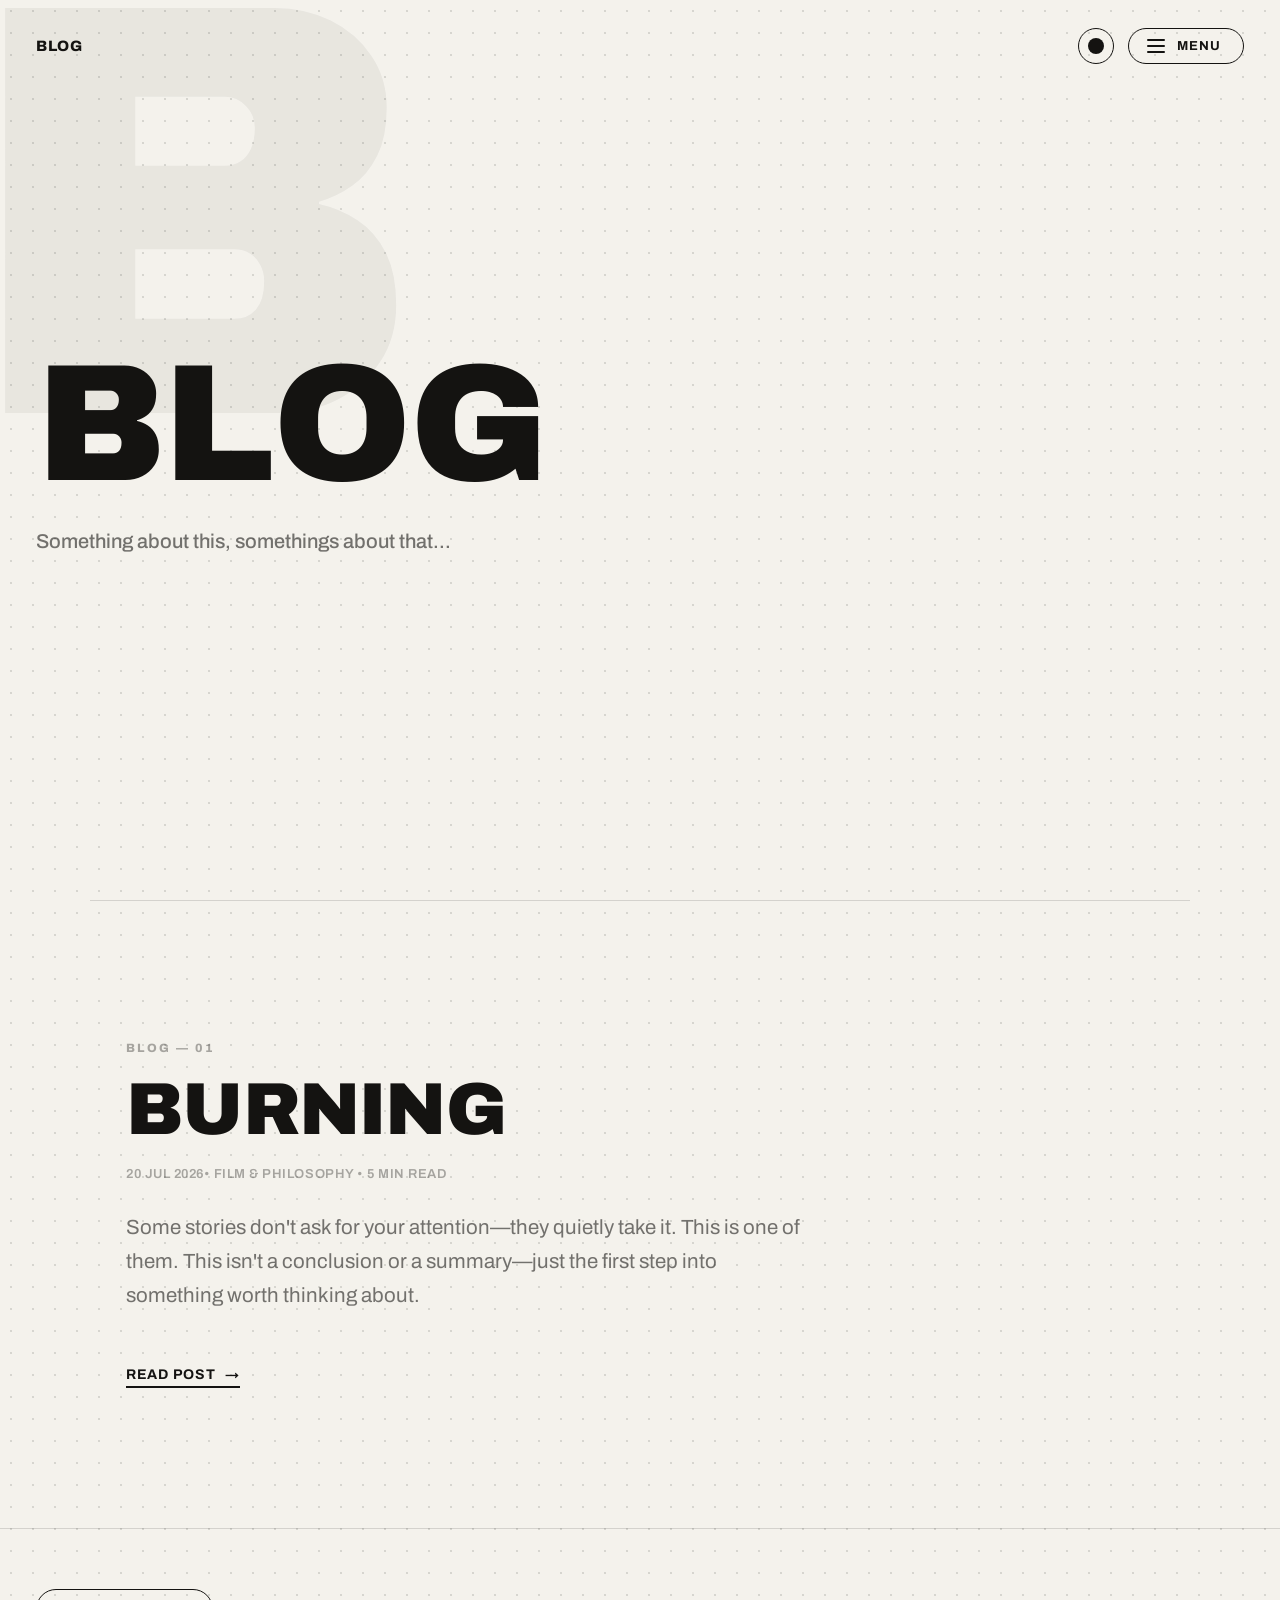
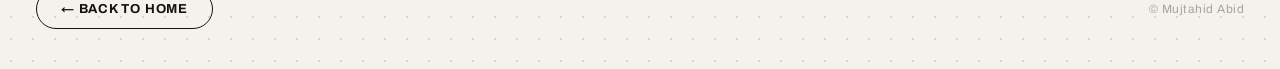
<file: blog.html>
<!DOCTYPE html>
<html lang="en" data-theme="light">
<head>
<meta charset="UTF-8">
<meta name="viewport" content="width=device-width, initial-scale=1.0">
<title>Blog — Mujtahid Abid</title>
<link rel="preconnect" href="https://fonts.googleapis.com">
<link rel="preconnect" href="https://fonts.gstatic.com" crossorigin>
<link href="https://fonts.googleapis.com/css2?family=Archivo:ital,wght@0,400;0,500;0,600;0,700;0,800;0,900;1,500&display=swap" rel="stylesheet">
<link rel="stylesheet" href="blog.css">
</head>
<body>
<!-- TOPBAR -->
  <header class="topbar">
    <a href="#top" class="wordmark">BLOG</a>
    <div class="topbar-right">
      <button id="themeToggle" class="theme-toggle" aria-label="Toggle dark mode">
        <span class="toggle-dot"></span>
      </button>
      <button id="menuBtn" class="menu-btn" aria-label="Open navigation" aria-expanded="false">
        <span class="menu-btn-lines"><span></span><span></span><span></span></span>
        <span class="menu-btn-label">MENU</span>
      </button>
    </div>
  </header>

  <!-- HERO -->
  <section class="hero" id="top">
    <div class="watermark">B</div>
    <div class="hero-inner">
      <div class="hero-heading-row">
        <h1 class="hero-heading">
          <span class="reveal-wrap"><span class="reveal-letter" style="animation-delay:.05s">B</span></span><span
          class="reveal-wrap"><span class="reveal-letter" style="animation-delay:.13s">L</span></span><span
          class="reveal-wrap"><span class="reveal-letter" style="animation-delay:.21s">O</span></span><span
          class="reveal-wrap"><span class="reveal-letter" style="animation-delay:.29s">G</span></span>
        </h1>
      </div>
      <p class="hero-sub">Something about this, somethings about that...</p>
    </div>
  </section>

  <!-- POST: BLOG-1 -->
  <section class="post" id="blog-1">
    <div class="post-eyebrow">Blog — 01</div>
    <h2 class="post-title">Burning</h2>
    <div class="post-meta">20 JUL 2026• FILM & PHILOSOPHY • 5 MIN READ</div>
    <p class="post-excerpt">Some stories don't ask for your attention—they quietly take it. This is one of them. This isn't a conclusion or a summary—just the first step into something worth thinking about.
    </p>
    <a href="blogs/blog-1/blog-1.html" class="post-read">Read post <span>→</span></a>
  </section>

  <!-- POST: BLOG-2 
  <section class="post" id="blog-2">
    <div class="post-eyebrow">Blog — 02</div>
    <h2 class="post-title">Your Second Post Title</h2>
    <div class="post-meta">DATE • CATEGORY • READ TIME</div>
    <p class="post-excerpt">Same idea here — swap this excerpt for the real intro of your second post. Add more sections below following this exact pattern as you publish more.</p>
    <a href="/blogs/preloader-blogs.html" class="post-read">Read post <span>→</span></a>
  </section>
-->
  
  <!--
    TO ADD MORE POSTS:
    1. Copy a <section class="post" id="blog-3"> block above, update id + content.
    2. Copy a <li><a href="#blog-3" ...></a></li> inside .nav-list below, update href/index/text.
  -->

  <footer>
    <a href="index.html" class="footer-back">← Back to Home</a>
    <span class="footer-note">© Mujtahid Abid</span>
  </footer>

  <!-- FULLSCREEN NAV OVERLAY -->
  <nav class="nav-overlay" id="navOverlay" aria-hidden="true">
    <div class="nav-overlay-top">
      <span class="wordmark">BLOG</span>
      <button id="closeBtn" class="menu-btn" aria-label="Close navigation">
        <span class="menu-btn-lines" style="position:relative; width:18px; height:14px;">
          <span style="position:absolute; top:6px; transform:rotate(45deg);"></span>
          <span style="position:absolute; top:6px; transform:rotate(-45deg);"></span>
        </span>
        <span class="menu-btn-label">CLOSE</span>
      </button>
    </div>

    <ul class="nav-list">
      <li><a href="/new-site/blogs/blog-1/blog-1.html" class="nav-link nav-close"><span class="nav-index">01</span><span class="nav-text">Blog 1</span></a></li>
      <li><a href="/new-site/blogs/preloader-blogs.html" class="nav-link nav-close"><span class="nav-index">02</span><span class="nav-text">Blog 2</span></a></li>

      <!-- add new <li> entries here as you publish more posts -->
    </ul>

    <a href="index.html" class="back-home">
      <span class="back-home-arrow">←</span>
      <span>Back to Home</span>
    </a>
  </nav>

<script src="blog.js"></script>

</body>
</html>
</file>
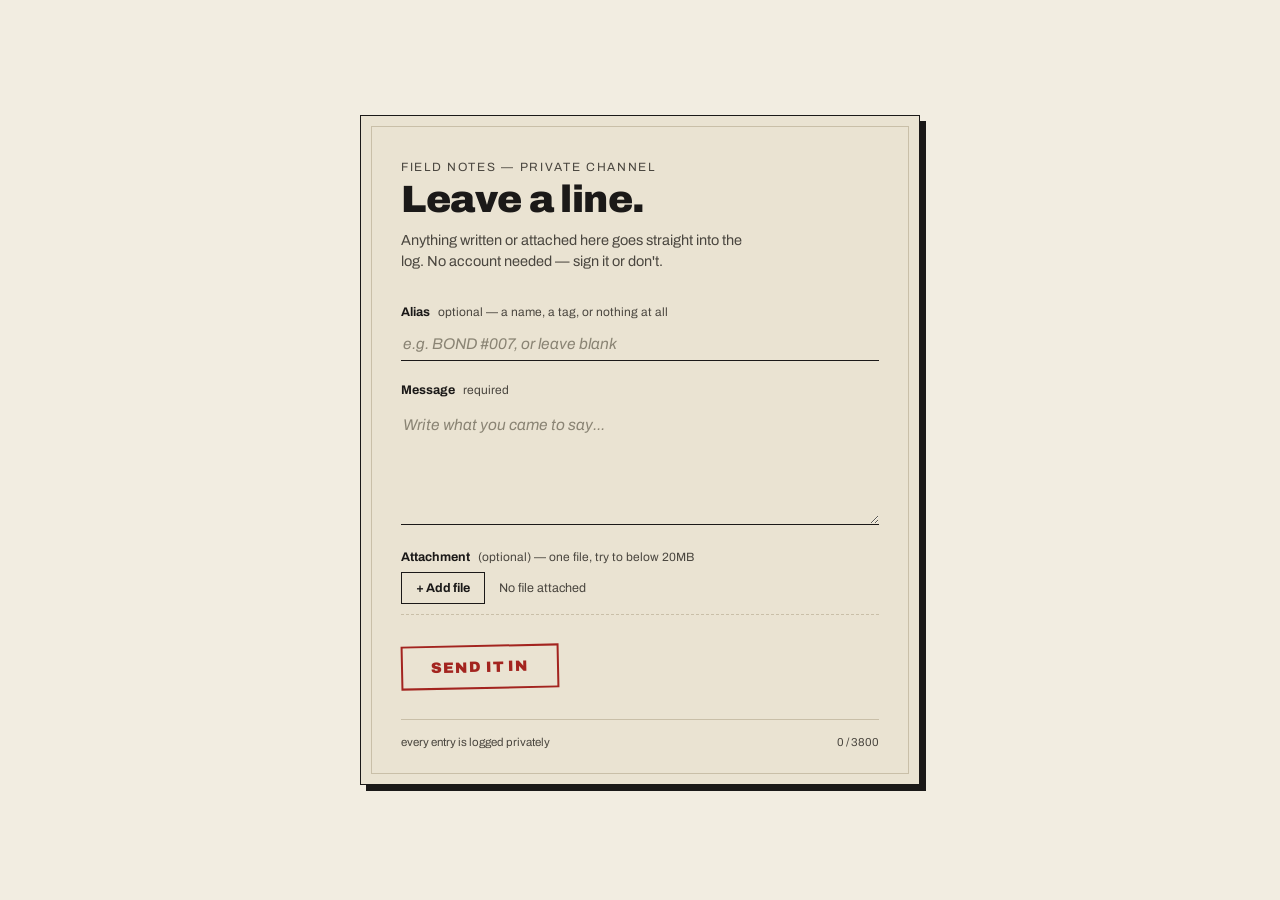
<file: forum.html>
<!DOCTYPE html>
<html lang="en">
<head>
<meta charset="UTF-8">
<meta name="viewport" content="width=device-width, initial-scale=1.0">
<title>Drop a Line — Forum</title>
<link rel="preconnect" href="https://fonts.googleapis.com">
<link rel="preconnect" href="https://fonts.gstatic.com" crossorigin>
<link href="https://fonts.googleapis.com/css2?family=Archivo:ital,wght@0,400;0,500;0,700;0,900;1,400&display=swap" rel="stylesheet">
<style>
  :root{
    --cream:#f2ede1;
    --paper:#eae3d2;
    --ink:#1b1918;
    --ink-soft:#4a463f;
    --red:#a3241f;
    --red-dim:#7d1c18;
    --line:#c9bfa8;
  }

  *{box-sizing:border-box;}
  html,body{margin:0;padding:0;}

  body{
    background:var(--cream);
    background-image:
      radial-gradient(var(--line) 0.6px, transparent 0.6px);
    background-size: 14px 14px;
    background-position: -7px -7px;
    color:var(--ink);
    font-family:'Archivo', sans-serif;
    min-height:100vh;
    display:flex;
    align-items:center;
    justify-content:center;
    padding:48px 20px;
  }

  .sheet{
    width:100%;
    max-width:560px;
    background:var(--paper);
    border:1px solid var(--ink);
    box-shadow: 6px 6px 0 var(--ink);
    padding:44px 40px 36px;
    position:relative;
  }

  .sheet::before{
    content:"";
    position:absolute;
    top:10px; left:10px; right:10px; bottom:10px;
    border:1px solid var(--line);
    pointer-events:none;
  }

  .kicker{
    font-size:12px;
    letter-spacing:0.14em;
    color:var(--ink-soft);
    margin:0 0 6px;
  }

  h1{
    font-weight:900;
    font-size:clamp(28px, 5vw, 38px);
    line-height:1.05;
    margin:0 0 10px;
    letter-spacing:-0.01em;
  }

  .lede{
    font-size:14.5px;
    color:var(--ink-soft);
    line-height:1.5;
    max-width:44ch;
    margin:0 0 32px;
  }

  form{ display:flex; flex-direction:column; gap:22px; }

  label{
    display:block;
    font-size:12.5px;
    font-weight:700;
    margin-bottom:8px;
  }

  .hint{
    font-weight:400;
    color:var(--ink-soft);
    font-size:12px;
    margin-left:6px;
  }

  input[type="text"],
  textarea{
    width:100%;
    background:transparent;
    border:none;
    border-bottom:1.5px solid var(--ink);
    font-family:'Archivo', sans-serif;
    font-size:15.5px;
    color:var(--ink);
    padding:8px 2px;
    resize:vertical;
  }

  input[type="text"]::placeholder,
  textarea::placeholder{
    color:#8a8474;
    font-style:italic;
  }

  input[type="text"]:focus,
  textarea:focus{
    outline:none;
    border-bottom-color:var(--red);
  }

  textarea{ min-height:120px; line-height:1.5; }

  .attach-row{
    display:flex;
    align-items:center;
    gap:14px;
    border-bottom:1.5px dashed var(--line);
    padding-bottom:10px;
  }

  .attach-btn{
    border:1px solid var(--ink);
    background:transparent;
    font-family:'Archivo', sans-serif;
    font-weight:700;
    font-size:12.5px;
    padding:8px 14px;
    cursor:pointer;
    color:var(--ink);
    white-space:nowrap;
  }

  .attach-btn:hover{ background:var(--ink); color:var(--cream); }

  #file-input{ display:none; }

  #file-name{
    font-size:12.5px;
    color:var(--ink-soft);
    overflow:hidden;
    text-overflow:ellipsis;
    white-space:nowrap;
  }

  .actions{
    display:flex;
    align-items:center;
    justify-content:space-between;
    margin-top:8px;
    gap:16px;
  }

  .stamp{
    position:relative;
    border:2.5px solid var(--red);
    color:var(--red);
    background:transparent;
    font-family:'Archivo', sans-serif;
    font-weight:900;
    font-size:15px;
    letter-spacing:0.06em;
    padding:12px 28px;
    cursor:pointer;
    transform:rotate(-1.2deg);
    transition:transform .12s ease, background .12s ease, color .12s ease;
  }

  .stamp:hover{ transform:rotate(-1.2deg) scale(1.03); }

  .stamp:active{
    background:var(--red);
    color:var(--cream);
  }

  .stamp:disabled{
    opacity:0.45;
    cursor:default;
    transform:none;
  }

  .status{
    font-size:12.5px;
    color:var(--ink-soft);
    min-height:16px;
    text-align:right;
  }

  .status.ok{ color:#2f5d3a; }
  .status.err{ color:var(--red); }

  .foot{
    margin-top:30px;
    padding-top:16px;
    border-top:1px solid var(--line);
    font-size:11.5px;
    color:var(--ink-soft);
    display:flex;
    justify-content:space-between;
  }

  @media (prefers-reduced-motion: reduce){
    .stamp{ transition:none; }
  }

  @media (max-width:480px){
    .sheet{ padding:32px 22px 26px; }
    .actions{ flex-direction:column; align-items:stretch; gap:10px; }
    .status{ text-align:left; }
  }
</style>
</head>
<body>

<main class="sheet">
  <p class="kicker">FIELD NOTES — PRIVATE CHANNEL</p>
  <h1>Leave a line.</h1>
  <p class="lede">Anything written or attached here goes straight into the log. No account needed — sign it or don't.</p>

  <form id="drop-form">
    <div>
      <label for="alias">Alias <span class="hint">optional — a name, a tag, or nothing at all</span></label>
      <input type="text" id="alias" name="alias" placeholder="e.g. BOND #007, or leave blank" maxlength="60">
    </div>

    <div>
      <label for="message">Message <span class="hint">required</span></label>
      <textarea id="message" name="message" placeholder="Write what you came to say..." required maxlength="3800"></textarea>
    </div>

    <div>
      <label>Attachment <span class="hint">(optional) — one file, try to below 20MB</span></label>
      <div class="attach-row">
        <button type="button" class="attach-btn" id="attach-btn">+ Add file</button>
        <span id="file-name">No file attached</span>
      </div>
      <input type="file" id="file-input" name="attachment">
    </div>

    <div class="actions">
      <button type="submit" class="stamp" id="submit-btn">SEND IT IN</button>
      <span class="status" id="status"></span>
    </div>
  </form>

  <div class="foot">
    <span>every entry is logged privately</span>
    <span id="charcount">0 / 3800</span>
  </div>
</main>

<script>
  // ---- CONFIGURE THIS ----
  // Paste the URL you get after deploying the Cloudflare Worker (see setup guide).
  // Example: "https://forum-relay.yourname.workers.dev"
  const RELAY_URL = "https://telegram-forums.mujtahidabid01.workers.dev/";
  // -------------------------

  const form = document.getElementById('drop-form');
  const fileInput = document.getElementById('file-input');
  const attachBtn = document.getElementById('attach-btn');
  const fileName = document.getElementById('file-name');
  const statusEl = document.getElementById('status');
  const submitBtn = document.getElementById('submit-btn');
  const messageEl = document.getElementById('message');
  const charcount = document.getElementById('charcount');

  attachBtn.addEventListener('click', () => fileInput.click());

  fileInput.addEventListener('change', () => {
    if (fileInput.files.length) {
      const f = fileInput.files[0];
      const sizeMB = (f.size / (1024 * 1024)).toFixed(1);
      fileName.textContent = `${f.name} (${sizeMB} MB)`;
    } else {
      fileName.textContent = 'No file attached';
    }
  });

  messageEl.addEventListener('input', () => {
    charcount.textContent = `${messageEl.value.length} / 3800`;
  });

  form.addEventListener('submit', async (e) => {
    e.preventDefault();
    statusEl.textContent = '';
    statusEl.className = 'status';

    const message = messageEl.value.trim();
    if (!message) {
      statusEl.textContent = 'A message is required.';
      statusEl.className = 'status err';
      return;
    }

    if (RELAY_URL.includes('PASTE_YOUR_WORKER_URL_HERE')) {
      statusEl.textContent = 'Relay not configured yet — see setup guide.';
      statusEl.className = 'status err';
      return;
    }

    const data = new FormData();
    data.append('alias', document.getElementById('alias').value.trim());
    data.append('message', message);
    if (fileInput.files.length) {
      data.append('attachment', fileInput.files[0]);
    }

    submitBtn.disabled = true;
    submitBtn.textContent = 'SENDING...';
    statusEl.textContent = '';

    try {
      const res = await fetch(RELAY_URL, { method: 'POST', body: data });
      const result = await res.json();

      if (res.ok && result.ok) {
        statusEl.textContent = 'Sent — thank you.';
        statusEl.className = 'status ok';
        form.reset();
        fileName.textContent = 'No file attached';
        charcount.textContent = '0 / 3800';
      } else {
        throw new Error(result.error || 'Delivery failed.');
      }
    } catch (err) {
      statusEl.textContent = 'Could not send — try again.';
      statusEl.className = 'status err';
    } finally {
      submitBtn.disabled = false;
      submitBtn.textContent = 'SEND IT IN';
    }
  });
</script>
</body>
</html>
</file>
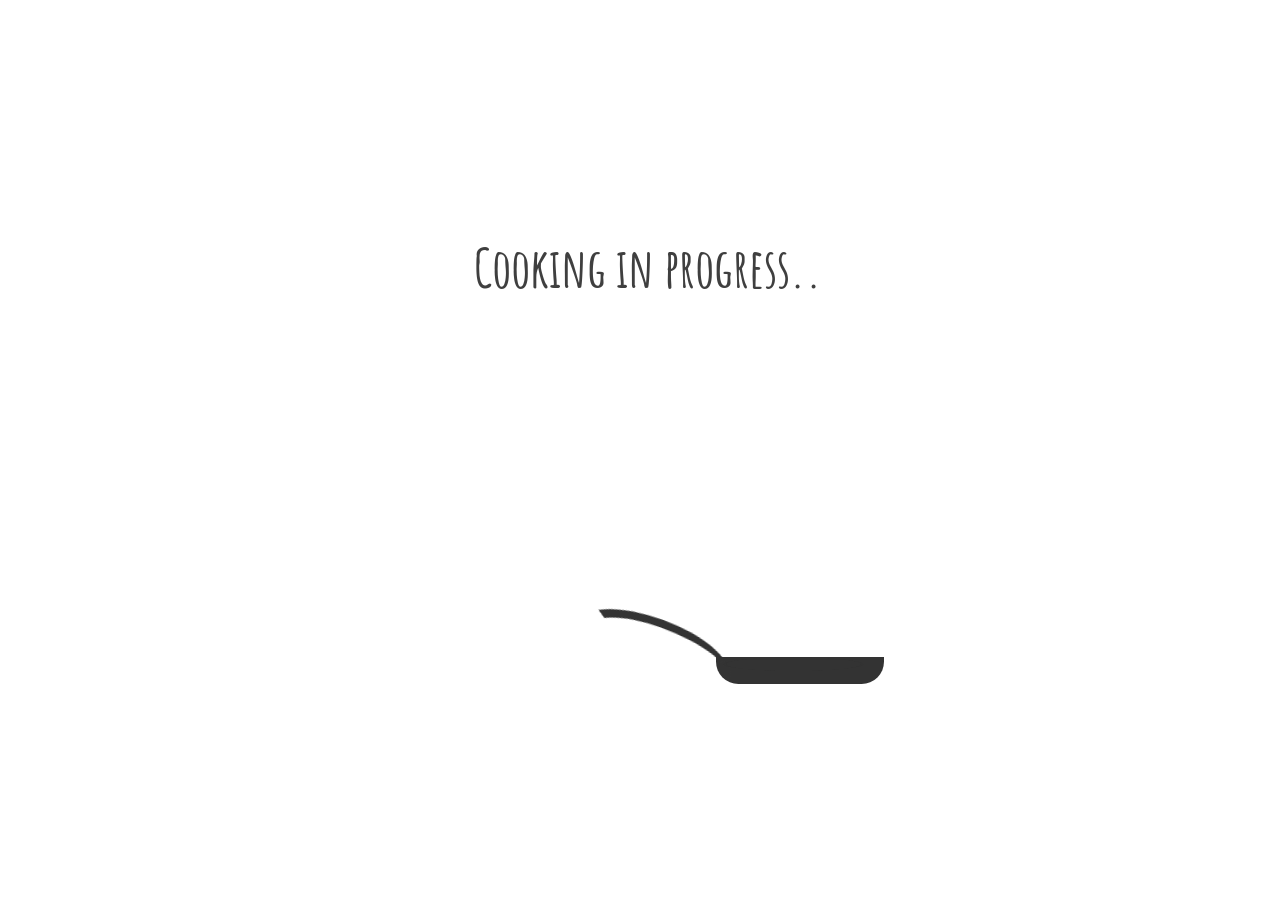
<file: blogs/preloader-blogs.html>
<!DOCTYPE html>
<html lang="en">
<head>
    <meta charset="UTF-8">
    <meta name="viewport" content="width=device-width, initial-scale=1.0">
    <title>Document</title>
    <style>
        @import url("https://fonts.googleapis.com/css?family=Amatic+SC");
body {
  background-color: #ffffff;
  height: 100vh;
  width: 100vw;
  overflow: hidden;
}

h1 {
  position: relative;
  margin: 0 auto;
  top: 25vh;
  width: 100vw;
  text-align: center;
  font-family: "Amatic SC";
  font-size: 6vh;
  color: #000000;
  opacity: 0.75;
  animation: pulse 2.5s linear infinite;
}

#cooking {
  position: relative;
  margin: 0 auto;
  top: 0;
  width: 75vh;
  height: 75vh;
  overflow: hidden;
}
#cooking .bubble {
  position: absolute;
  border-radius: 100%;
  box-shadow: 0 0 0.25vh #4d4d4d;
  opacity: 0;
}
#cooking .bubble:nth-child(1) {
  margin-top: 2.5vh;
  left: 58%;
  width: 2.5vh;
  height: 2.5vh;
  background-color: #454545;
  animation: bubble 2s cubic-bezier(0.53, 0.16, 0.39, 0.96) infinite;
}
#cooking .bubble:nth-child(2) {
  margin-top: 3vh;
  left: 52%;
  width: 2vh;
  height: 2vh;
  background-color: #3d3d3d;
  animation: bubble 2s ease-in-out 0.35s infinite;
}
#cooking .bubble:nth-child(3) {
  margin-top: 1.8vh;
  left: 50%;
  width: 1.5vh;
  height: 1.5vh;
  background-color: #333;
  animation: bubble 1.5s cubic-bezier(0.53, 0.16, 0.39, 0.96) 0.55s infinite;
}
#cooking .bubble:nth-child(4) {
  margin-top: 2.7vh;
  left: 56%;
  width: 1.2vh;
  height: 1.2vh;
  background-color: #2b2b2b;
  animation: bubble 1.8s cubic-bezier(0.53, 0.16, 0.39, 0.96) 0.9s infinite;
}
#cooking .bubble:nth-child(5) {
  margin-top: 2.7vh;
  left: 63%;
  width: 1.1vh;
  height: 1.1vh;
  background-color: #242424;
  animation: bubble 1.6s ease-in-out 1s infinite;
}
#cooking #area {
  position: absolute;
  bottom: 0;
  right: 0;
  width: 50%;
  height: 50%;
  background-color: transparent;
  transform-origin: 15% 60%;
  animation: flip 2.1s ease-in-out infinite;
}
#cooking #area #sides {
  position: absolute;
  width: 100%;
  height: 100%;
  transform-origin: 15% 60%;
  animation: switchSide 2.1s ease-in-out infinite;
}
#cooking #area #sides #handle {
  position: absolute;
  bottom: 18%;
  right: 80%;
  width: 35%;
  height: 20%;
  background-color: transparent;
  border-top: 1vh solid #333;
  border-left: 1vh solid transparent;
  border-radius: 100%;
  transform: rotate(20deg) rotateX(0deg) scale(1.3, 0.9);
}
#cooking #area #sides #pan {
  position: absolute;
  bottom: 20%;
  right: 30%;
  width: 50%;
  height: 8%;
  background-color: #333;
  border-radius: 0 0 1.4em 1.4em;
  transform-origin: -15% 0;
}
#cooking #area #pancake {
  position: absolute;
  top: 24%;
  width: 100%;
  height: 100%;
  transform: rotateX(85deg);
  animation: jump 2.1s ease-in-out infinite;
}
#cooking #area #pancake #pastry {
  position: absolute;
  bottom: 26%;
  right: 37%;
  width: 40%;
  height: 45%;
  background-color: #333;
  box-shadow: 0 0 3px 0 #333;
  border-radius: 100%;
  transform-origin: -20% 0;
  animation: fly 2.1s ease-in-out infinite;
}

@keyframes jump {
  0% {
    top: 24%;
    transform: rotateX(85deg);
  }
  25% {
    top: 10%;
    transform: rotateX(0deg);
  }
  50% {
    top: 30%;
    transform: rotateX(85deg);
  }
  75% {
    transform: rotateX(0deg);
  }
  100% {
    transform: rotateX(85deg);
  }
}
@keyframes flip {
  0% {
    transform: rotate(0deg);
  }
  5% {
    transform: rotate(-27deg);
  }
  30%, 50% {
    transform: rotate(0deg);
  }
  55% {
    transform: rotate(27deg);
  }
  83.3% {
    transform: rotate(0deg);
  }
  100% {
    transform: rotate(0deg);
  }
}
@keyframes switchSide {
  0% {
    transform: rotateY(0deg);
  }
  50% {
    transform: rotateY(180deg);
  }
  100% {
    transform: rotateY(0deg);
  }
}
@keyframes fly {
  0% {
    bottom: 26%;
    transform: rotate(0deg);
  }
  10% {
    bottom: 40%;
  }
  50% {
    bottom: 26%;
    transform: rotate(-190deg);
  }
  80% {
    bottom: 40%;
  }
  100% {
    bottom: 26%;
    transform: rotate(0deg);
  }
}
@keyframes bubble {
  0% {
    transform: scale(0.15, 0.15);
    top: 80%;
    opacity: 0;
  }
  50% {
    transform: scale(1.1, 1.1);
    opacity: 1;
  }
  100% {
    transform: scale(0.33, 0.33);
    top: 60%;
    opacity: 0;
  }
}
@keyframes pulse {
  0% {
    transform: scale(1, 1);
    opacity: 0.25;
  }
  50% {
    transform: scale(1.2, 1);
    opacity: 1;
  }
  100% {
    transform: scale(1, 1);
    opacity: 0.25;
  }
}


@media (max-width: 768px) {
    h1 {
        text-align: center;
        padding: 5rem;
    }
}
    </style>
</head>
<body>
    
<h1>Cooking in progress..</h1>
<div id="cooking">
  <div class="bubble"></div>
  <div class="bubble"></div>
  <div class="bubble"></div>
  <div class="bubble"></div>
  <div class="bubble"></div>
  <div id="area">
    <div id="sides">
      <div id="pan"></div>
      <div id="handle"></div>
    </div>
    <div id="pancake">
      <div id="pastry"></div>
    </div>
  </div>
</div>

</body>
</html>
</file>
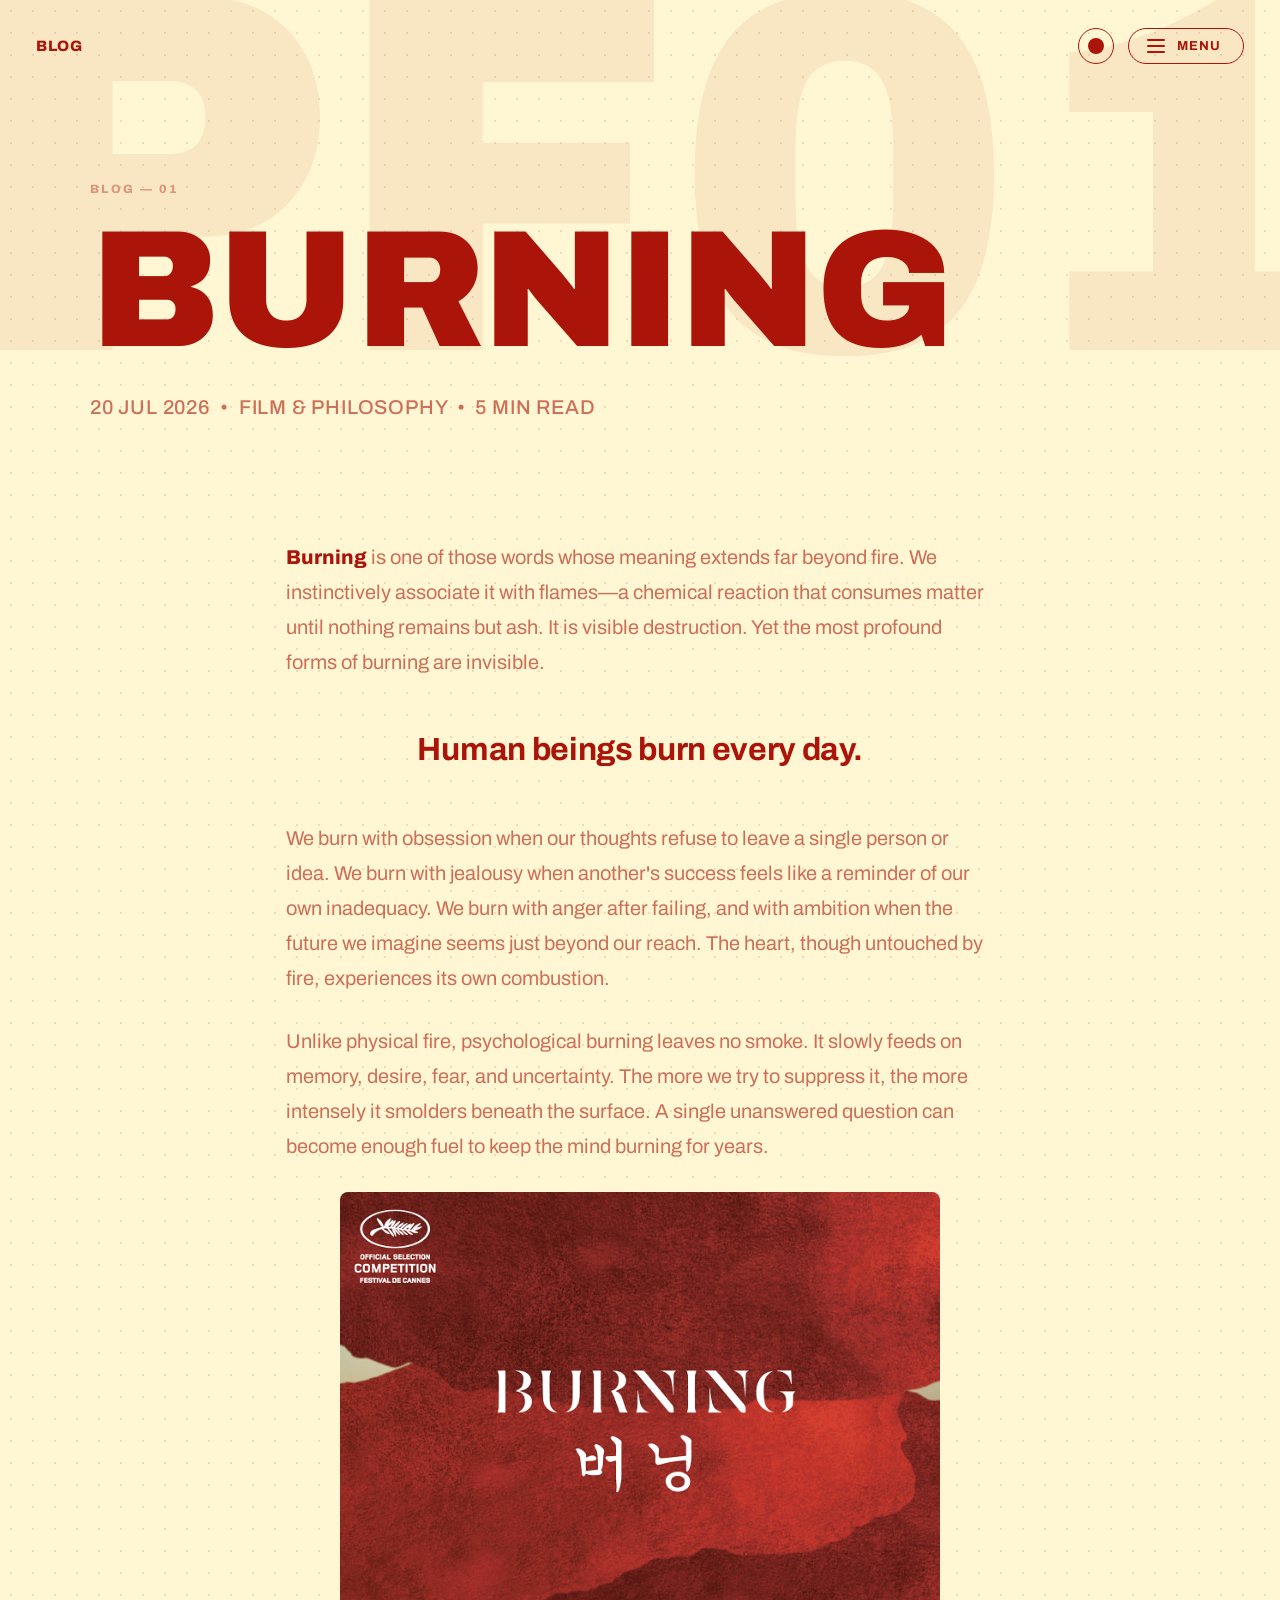
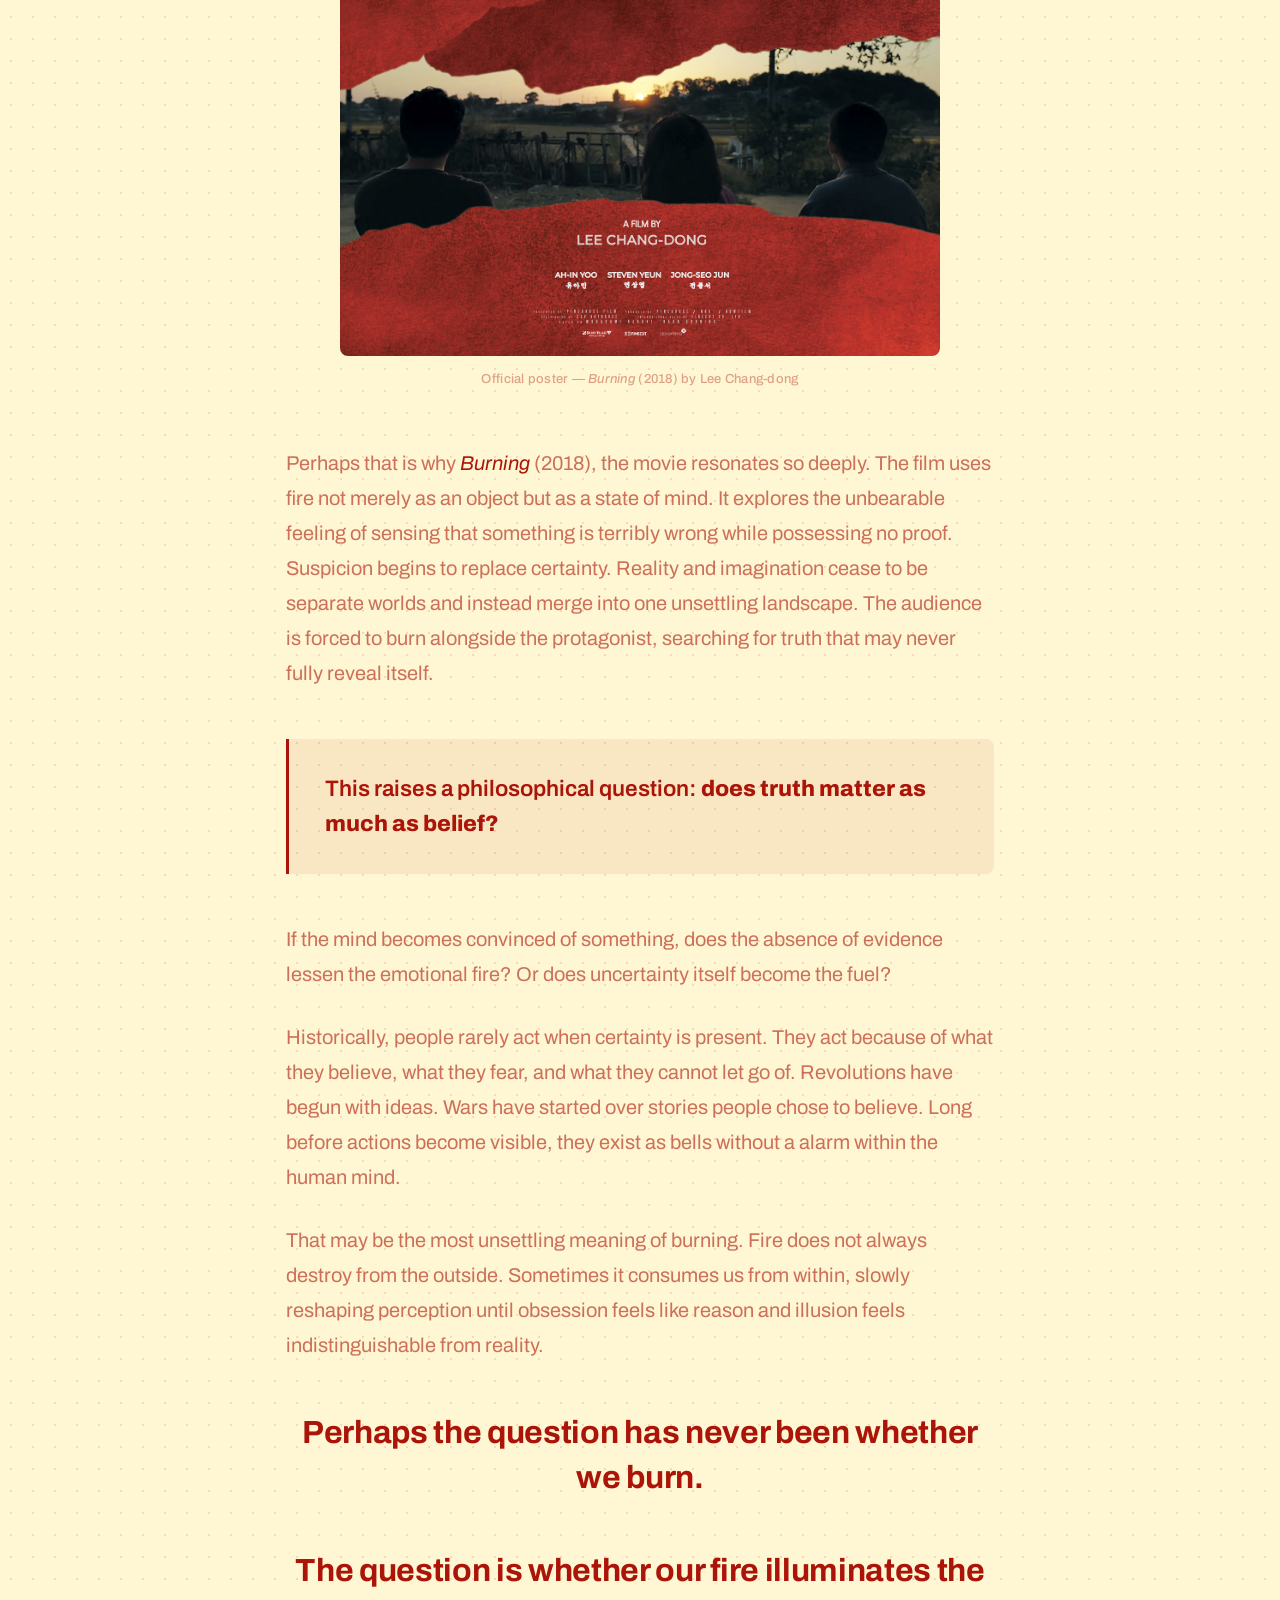
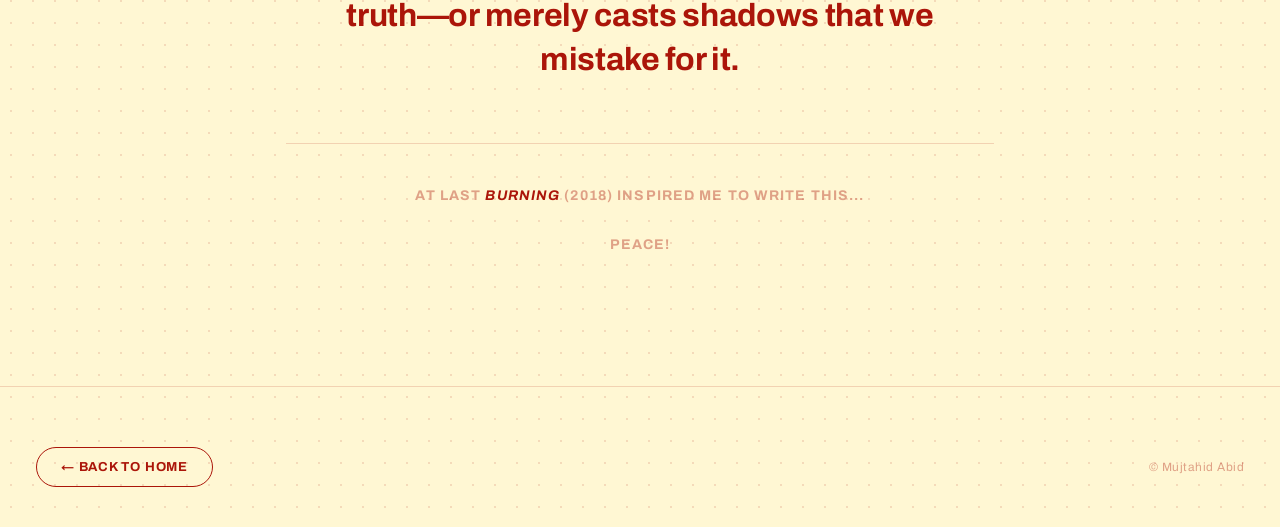
<file: blogs/blog-1/blog-1.html>
<!DOCTYPE html>
<html lang="en" data-theme="light">
<head>
<meta charset="UTF-8">
<meta name="viewport" content="width=device-width, initial-scale=1.0">
<title>Blog 1 — BURNING | Mujtahid Abid</title>
<link rel="preconnect" href="https://fonts.googleapis.com">
<link rel="preconnect" href="https://fonts.gstatic.com" crossorigin>
<link href="https://fonts.googleapis.com/css2?family=Archivo:ital,wght@0,400;0,500;0,600;0,700;0,800;0,900;1,500&display=swap" rel="stylesheet">
<base target="_blank">
<!--CSS-Styling-->
<style>
  :root{
    --paper:#fff7d3;
    --ink:#AB1509;
    --ink-soft:rgba(171,21,9,0.60);
    --ink-faint:rgba(171,21,9,0.38);
    --line:rgba(171,21,9,0.16);
    --watermark:rgba(171,21,9,0.07);
    --invert-ink:#fff7d3;
    --overlay-bg:#AB1509;
    --dot:rgba(171,21,9,0.13);
    --transition-theme: background-color .5s ease, color .5s ease, border-color .5s ease;
  }
  html[data-theme="dark"]{
    --paper:#AB1509;
    --ink:#fff7d3;
    --ink-soft:rgba(255,247,211,0.62);
    --ink-faint:rgba(255,247,211,0.38);
    --line:rgba(255,247,211,0.18);
    --watermark:rgba(255,247,211,0.07);
    --invert-ink:#AB1509;
    --overlay-bg:#fff7d3;
    --dot:rgba(255,247,211,0.12);
  }

  *{box-sizing:border-box;}
  html{scroll-behavior:smooth;}
  body{
    margin:0;
    background-color:var(--paper);
    background-image:radial-gradient(circle, var(--dot) 1px, transparent 1px);
    background-size:22px 22px;
    color:var(--ink);
    font-family:'Archivo',sans-serif;
    transition:var(--transition-theme);
    overflow-x:hidden;
  }
  body.lock{overflow:hidden;}

  a{color:inherit;text-decoration:none;}
  ul{list-style:none;margin:0;padding:0;}

  /* ---------- TOPBAR ---------- */
  .topbar{
    position:fixed; top:0; left:0; right:0; z-index:60;
    display:flex; align-items:center; justify-content:space-between;
    padding:28px 36px;
    mix-blend-mode:normal;
  }
  .wordmark{
    font-weight:800; font-size:15px; letter-spacing:.04em;
    text-transform:uppercase;
  }
  .topbar-right{
    display:flex; align-items:center; gap:14px;
  }
  .menu-btn{
    display:flex; align-items:center; gap:12px;
    background:transparent; cursor:pointer;
    border:1.5px solid var(--ink); color:var(--ink);
    border-radius:999px; padding:10px 22px 10px 18px;
    font-family:inherit; font-weight:700; font-size:13px; letter-spacing:.08em;
    transition:var(--transition-theme), transform .25s ease, background .25s ease, color .25s ease;
  }
  .menu-btn:hover{background:var(--ink); color:var(--paper);}
  .menu-btn-lines{display:flex; flex-direction:column; gap:4px; width:18px;}
  .menu-btn-lines span{display:block; height:2px; width:100%; background:currentColor; border-radius:2px; transition:transform .3s ease, opacity .3s ease;}

  /* ---------- ARTICLE HERO ---------- */
  .article-hero{
    position:relative;
    min-height:60vh;
    display:flex; flex-direction:column; justify-content:center;
    padding:120px 36px 60px;
    overflow:hidden;
  }
  .watermark{
    position:absolute; top:-6vw; left:-3vw;
    font-size:40vw; font-weight:900; line-height:1;
    color:var(--watermark);
    user-select:none; pointer-events:none;
    transition:var(--transition-theme);
  }
  .article-hero-inner{ position:relative; z-index:2; max-width:1100px; margin:0 auto; width:100%; }

  .article-eyebrow{
    font-size:12px; letter-spacing:.2em; font-weight:800; color:var(--ink-faint);
    text-transform:uppercase; margin-bottom:18px;
  }
  .article-title{
    margin:0; font-weight:900; text-transform:uppercase;
    font-size:clamp(3.4rem, 13vw, 10.5rem);
    line-height:0.92; letter-spacing:-0.01em;
  }
  .reveal-wrap{display:inline-flex; overflow:hidden; vertical-align:top;}
  .reveal-letter{
    display:inline-block; transform:translateY(115%);
    animation:revealUp .85s cubic-bezier(.22,1,.36,1) forwards;
  }
  @keyframes revealUp{ to{ transform:translateY(0); } }

  .theme-toggle{
    flex:0 0 auto;
    width:36px; height:36px; border-radius:50%;
    border:1.5px solid var(--ink); background:transparent;
    cursor:pointer; position:relative;
    transition:var(--transition-theme), transform .3s ease;
  }
  .theme-toggle:hover{transform:rotate(20deg);}
  .toggle-dot{
    position:absolute; inset:9px;
    border-radius:50%; background:var(--ink);
    transition:var(--transition-theme);
  }
  html[data-theme="dark"] .toggle-dot{
    background:transparent; border:1.5px solid var(--ink);
    clip-path:circle(60% at 35% 50%);
  }

  .article-meta{
    margin:28px 0 0; font-size:clamp(1rem,1.6vw,1.25rem);
    color:var(--ink-soft); font-weight:500;
    letter-spacing:.04em;
  }

  /* ---------- ARTICLE BODY ---------- */
  .article-body{
    max-width:780px;
    margin:0 auto;
    padding:0 36px 100px;
  }

  .article-figure{
    margin:0 0 60px;
    padding:0;
  }
  .article-image{
    width:100%;
    max-width:600px;
    display:block;
    margin:0 auto;
    border-radius:8px;
    filter: grayscale(20%) contrast(1.05);
    transition: filter .4s ease;
  }
  .article-image:hover{
    filter: grayscale(0%) contrast(1);
  }
  .article-figure figcaption{
    text-align:center;
    font-size:13px;
    color:var(--ink-faint);
    margin-top:16px;
    font-weight:500;
    letter-spacing:.02em;
  }

  .article-content p{
    font-size:clamp(1.05rem,1.6vw,1.25rem);
    line-height:1.75;
    color:var(--ink-soft);
    margin:0 0 28px;
    font-weight:400;
  }
  .article-content p strong{
    color:var(--ink);
    font-weight:800;
  }
  .article-content p em{
    font-style:italic;
    color:var(--ink);
  }

  .article-standalone{
    font-size:clamp(1.4rem,3vw,2rem) !important;
    font-weight:700 !important;
    color:var(--ink) !important;
    text-align:center;
    margin:48px 0 !important;
    line-height:1.4 !important;
    letter-spacing:-0.01em;
  }

  .article-content blockquote{
    margin:48px 0;
    padding:32px 36px;
    border-left:3px solid var(--ink);
    background:var(--watermark);
    border-radius:0 8px 8px 0;
  }
  .article-content blockquote p{
    margin:0;
    font-size:clamp(1.15rem,2vw,1.4rem);
    line-height:1.6;
    color:var(--ink);
    font-weight:600;
  }

  .article-closing{
    margin-top:60px !important;
    padding-top:40px;
    border-top:1px solid var(--line);
    font-size:14px !important;
    font-weight:700 !important;
    letter-spacing:.08em;
    text-transform:uppercase;
    color:var(--ink-faint) !important;
    text-align:center;
  }

  /* ---------- FOOTER ---------- */
  footer{
    border-top:1px solid var(--line); padding:60px 36px 40px;
    display:flex; flex-wrap:wrap; gap:20px; align-items:center; justify-content:space-between;
  }
  .footer-back{
    font-weight:700; font-size:13px; letter-spacing:.06em; text-transform:uppercase;
    display:inline-flex; align-items:center; gap:10px; border:1.5px solid var(--ink);
    border-radius:999px; padding:12px 24px; transition:background .25s ease, color .25s ease;
  }
  .footer-back:hover{background:var(--ink); color:var(--paper);}
  .footer-note{font-size:12px; color:var(--ink-faint); letter-spacing:.04em;}

  /* ---------- FULLSCREEN NAV OVERLAY ---------- */
  .nav-overlay{
    position:fixed; inset:0; z-index:100;
    background:var(--overlay-bg); color:var(--invert-ink);
    display:flex; flex-direction:column;
    padding:28px 36px 50px;
    height:100dvh;
    overflow:hidden;
    clip-path:circle(0% at calc(100% - 70px) 56px);
    transition:clip-path .75s cubic-bezier(.65,0,.35,1), background-color .5s ease, color .5s ease;
    pointer-events:none;
    will-change:clip-path;
  }
  .nav-overlay::after{
    content:''; position:absolute; inset:0; z-index:0; pointer-events:none;
    background-image:radial-gradient(circle, var(--invert-ink) 1px, transparent 1px);
    background-size:22px 22px;
    opacity:0;
    transition:opacity .2s ease 0s;
  }
  .nav-overlay.open::after{
    opacity:.12;
    transition:opacity .25s ease .75s;
  }
  .nav-overlay.open{
    clip-path:circle(150% at calc(100% - 70px) 56px);
    pointer-events:auto;
  }
  .nav-overlay-top{
    display:flex; align-items:center; justify-content:space-between;
  }
  .nav-overlay .wordmark{color:var(--invert-ink);}
  .nav-overlay .menu-btn{border-color:var(--invert-ink); color:var(--invert-ink);}
  .nav-overlay .menu-btn:hover{background:var(--invert-ink); color:var(--overlay-bg);}

  .nav-list{
    flex:1; display:flex; flex-direction:column;
    justify-content:flex-start;
    justify-content:safe center;
    gap:6px; padding:40px 0;
    overflow-y:auto;
    min-height:0;
    scrollbar-width:none;
  }
  .nav-list::-webkit-scrollbar{ display:none; }
  .nav-link{
    display:flex; align-items:baseline; gap:24px;
    font-size:clamp(2.6rem,7vw,5.4rem); font-weight:900; text-transform:uppercase;
    line-height:1.08; opacity:0; transform:translateY(40px);
    transition:opacity .55s ease, transform .55s ease, color .3s ease;
  }
  .nav-overlay.open .nav-link{opacity:1; transform:translateY(0);}
  .nav-overlay.open .nav-link:nth-child(1){transition-delay:.12s;}
  .nav-overlay.open .nav-link:nth-child(2){transition-delay:.2s;}
  .nav-overlay.open .nav-link:nth-child(3){transition-delay:.28s;}
  .nav-overlay.open .nav-link:nth-child(4){transition-delay:.36s;}
  .nav-overlay.open .nav-link:nth-child(5){transition-delay:.44s;}
  .nav-index{
    font-size:14px; font-weight:700; letter-spacing:.05em;
    color:var(--invert-ink); opacity:.45; align-self:flex-start; margin-top:18px;
  }
  .nav-link:hover .nav-text{opacity:.55;}
  .nav-text{transition:opacity .25s ease;}

  .back-home{
    align-self:flex-start;
    display:inline-flex; align-items:center; gap:12px;
    border:1.5px solid var(--invert-ink); border-radius:999px;
    padding:14px 26px; font-weight:700; font-size:13px; letter-spacing:.08em; text-transform:uppercase;
    opacity:0; transform:translateY(20px);
    transition:opacity .5s ease .5s, transform .5s ease .5s, background .25s ease, color .25s ease;
  }
  .nav-overlay.open .back-home{opacity:1; transform:translateY(0);}
  .back-home:hover{background:var(--invert-ink); color:var(--overlay-bg);}
  .back-home-arrow{font-size:16px;}

  /* ---------- RESPONSIVE ---------- */
  @media (max-width:720px){
    .topbar{padding:20px;}
    .topbar-right{gap:8px;}
    .article-hero{padding:100px 20px 40px; min-height:45vh;}
    .theme-toggle{width:32px; height:32px;}
    .toggle-dot{inset:8px;}
    .menu-btn-label{display:none;}
    .menu-btn{padding:12px;}
    .article-body{padding:0 20px 60px;}
    .article-figure{margin-bottom:40px;}
    .article-content blockquote{padding:24px 20px;}
    .article-standalone{margin:36px 0 !important;}
    .nav-overlay{padding:20px 20px 36px; clip-path:circle(0% at calc(100% - 50px) 46px);}
    .nav-overlay.open{clip-path:circle(150% at calc(100% - 50px) 46px);}
    .nav-list{gap:14px; padding:30px 0; overflow-y:auto; min-height:0; justify-content:flex-start; justify-content:safe center;}
    .nav-index{display:none;}
    footer{padding:44px 20px 32px;}
  }

  @media (prefers-reduced-motion: reduce){
    *{animation-duration:0.01ms !important; animation-iteration-count:1 !important; transition-duration:0.01ms !important;}
    .reveal-letter{transform:none; opacity:1;}
    html{scroll-behavior:auto;}
  }
</style>


</head>
<body>

<!-- TOPBAR -->
<header class="topbar">
  <a href="/new-site/blog.html" class="wordmark">BLOG</a>
  <div class="topbar-right">
    <button id="themeToggle" class="theme-toggle" aria-label="Toggle dark mode">
      <span class="toggle-dot"></span>
    </button>
    <button id="menuBtn" class="menu-btn" aria-label="Open navigation" aria-expanded="false">
      <span class="menu-btn-lines"><span></span><span></span><span></span></span>
      <span class="menu-btn-label">MENU</span>
    </button>
  </div>
</header>

<!-- ARTICLE HERO -->
<section class="article-hero" id="top">
  <div class="watermark">PF01</div>
  <div class="article-hero-inner">
    <div class="article-eyebrow">Blog — 01</div>
    <h1 class="article-title">
      <span class="reveal-wrap"><span class="reveal-letter" style="animation-delay:.05s">B</span></span><span
      class="reveal-wrap"><span class="reveal-letter" style="animation-delay:.13s">U</span></span><span
      class="reveal-wrap"><span class="reveal-letter" style="animation-delay:.21s">R</span></span><span
      class="reveal-wrap"><span class="reveal-letter" style="animation-delay:.29s">N</span></span><span
      class="reveal-wrap"><span class="reveal-letter" style="animation-delay:.37s">I</span></span><span
      class="reveal-wrap"><span class="reveal-letter" style="animation-delay:.45s">N</span></span><span
      class="reveal-wrap"><span class="reveal-letter" style="animation-delay:.53s">G</span></span>
    </h1>
    <div class="article-meta">20 JUL 2026 &nbsp;•&nbsp; FILM & PHILOSOPHY &nbsp;•&nbsp; 5 MIN READ</div>
  </div>
</section>

<!-- ARTICLE BODY -->
<article class="article-body">

  <div class="article-content">
    <p><strong>Burning</strong> is one of those words whose meaning extends far beyond fire. We instinctively associate it with flames—a chemical reaction that consumes matter until nothing remains but ash. It is visible destruction. Yet the most profound forms of burning are invisible.</p>

    <p class="article-standalone">Human beings burn every day.</p>

    <p>We burn with obsession when our thoughts refuse to leave a single person or idea. We burn with jealousy when another's success feels like a reminder of our own inadequacy. We burn with anger after failing, and with ambition when the future we imagine seems just beyond our reach. The heart, though untouched by fire, experiences its own combustion.</p>

    <p>Unlike physical fire, psychological burning leaves no smoke. It slowly feeds on memory, desire, fear, and uncertainty. The more we try to suppress it, the more intensely it smolders beneath the surface. A single unanswered question can become enough fuel to keep the mind burning for years.</p>
    
  <!-- Featured Image -->

      <figure class="article-figure">
    <img src="burning(2018).jpg" alt="Burning (2018) official poster by Lee Chang-dong" class="article-image">
    <figcaption>Official poster — <em>Burning</em> (2018) by Lee Chang-dong</figcaption>
  </figure>

    <p>Perhaps that is why <em>Burning</em> (2018), the movie resonates so deeply. The film uses fire not merely as an object but as a state of mind. It explores the unbearable feeling of sensing that something is terribly wrong while possessing no proof. Suspicion begins to replace certainty. Reality and imagination cease to be separate worlds and instead merge into one unsettling landscape. The audience is forced to burn alongside the protagonist, searching for truth that may never fully reveal itself.</p>

    <blockquote>
      <p>This raises a philosophical question: <strong>does truth matter as much as belief?</strong></p>
    </blockquote>

    <p>If the mind becomes convinced of something, does the absence of evidence lessen the emotional fire? Or does uncertainty itself become the fuel?</p>

    <p>Historically, people rarely act when certainty is present. They act because of what they believe, what they fear, and what they cannot let go of. Revolutions have begun with ideas. Wars have started over stories people chose to believe. Long before actions become visible, they exist as bells without a alarm within the human mind.</p>

    <p>That may be the most unsettling meaning of burning. Fire does not always destroy from the outside. Sometimes it consumes us from within, slowly reshaping perception until obsession feels like reason and illusion feels indistinguishable from reality.</p>

    <p class="article-standalone">Perhaps the question has never been whether we burn.</p>

    <p class="article-standalone">The question is whether our fire illuminates the truth—or merely casts shadows that we mistake for it.</p>

    <p class="article-closing">AT LAST <em>BURNING</em> (2018) inspired me to write this... 
        <br><br>PEACE!</p>
  </div>

</article>

<!-- FOOTER -->
<footer>
  <a href="/new-site/blog.html" class="footer-back">← Back to Home</a>
  <span class="footer-note">© Mujtahid Abid</span>
</footer>

<!-- FULLSCREEN NAV OVERLAY -->
<nav class="nav-overlay" id="navOverlay" aria-hidden="true">
  <div class="nav-overlay-top">
    <span class="wordmark">BLOG</span>
    <button id="closeBtn" class="menu-btn" aria-label="Close navigation">
      <span class="menu-btn-lines" style="position:relative; width:18px; height:14px;">
        <span style="position:absolute; top:6px; transform:rotate(45deg);"></span>
        <span style="position:absolute; top:6px; transform:rotate(-45deg);"></span>
      </span>
      <span class="menu-btn-label">CLOSE</span>
    </button>
  </div>

  <ul class="nav-list">
    <li><a href="blog-1.html" class="nav-link nav-close"><span class="nav-index">01</span><span class="nav-text">BLOG-01</span></a></li>
    <li><a href="/new-site/blogs/preloader-blogs.html" class="nav-link nav-close"><span class="nav-index">02</span><span class="nav-text">BLOG-02</span></a></li>
  </ul>
  <a href="/new-site/blog.html" class="back-home">
    <span class="back-home-arrow">←</span>
    <span>Back to Home</span>
  </a>
</nav>

<!--Script-->
<script>
  const menuBtn = document.getElementById('menuBtn');
  const closeBtn = document.getElementById('closeBtn');
  const navOverlay = document.getElementById('navOverlay');
  const themeToggle = document.getElementById('themeToggle');
  const body = document.body;

function openNav(){
  navOverlay.classList.add('open');
  navOverlay.setAttribute('aria-hidden','false');
  menuBtn.setAttribute('aria-expanded','true');
  body.classList.add('lock');
}
function closeNav(){
  navOverlay.classList.remove('open');
  navOverlay.setAttribute('aria-hidden','true');
  menuBtn.setAttribute('aria-expanded','false');
  body.classList.remove('lock');
}

menuBtn.addEventListener('click', openNav);
closeBtn.addEventListener('click', closeNav);

document.querySelectorAll('.nav-close').forEach(link=>{
  link.addEventListener('click', closeNav);
});

document.addEventListener('keydown', (e)=>{
  if(e.key === 'Escape') closeNav();
});

themeToggle.addEventListener('click', ()=>{
  const html = document.documentElement;
  const next = html.getAttribute('data-theme') === 'dark' ? 'light' : 'dark';
  html.setAttribute('data-theme', next);
});
</script>

</body>
</html>
</file>
<file: blog.css>
:root{
    --paper:#f4f2ec;
    --ink:#141311;
    --ink-soft:rgba(20,19,17,0.58);
    --ink-faint:rgba(20,19,17,0.35);
    --line:rgba(20,19,17,0.14);
    --watermark:rgba(20,19,17,0.055);
    --invert-ink:#f4f2ec;
    --overlay-bg:#141311;
    --dot:rgba(20,19,17,0.13);
    --transition-theme: background-color .5s ease, color .5s ease, border-color .5s ease;
  }
  html[data-theme="dark"]{
    --paper:#121110;
    --ink:#f3f1ea;
    --ink-soft:rgba(243,241,234,0.6);
    --ink-faint:rgba(243,241,234,0.34);
    --line:rgba(243,241,234,0.16);
    --watermark:rgba(243,241,234,0.05);
    --invert-ink:#121110;
    --overlay-bg:#f3f1ea;
    --dot:rgba(243,241,234,0.12);
  }

  *{box-sizing:border-box;}
  html{scroll-behavior:smooth;}
  body{
    margin:0;
    background-color:var(--paper);
    background-image:radial-gradient(circle, var(--dot) 1px, transparent 1px);
    background-size:22px 22px;
    color:var(--ink);
    font-family:'Archivo',sans-serif;
    transition:var(--transition-theme);
    overflow-x:hidden;
  }
  body.lock{overflow:hidden;}

  a{color:inherit;text-decoration:none;}
  ul{list-style:none;margin:0;padding:0;}

  /* ---------- TOPBAR ---------- */
  .topbar{
    position:fixed; top:0; left:0; right:0; z-index:60;
    display:flex; align-items:center; justify-content:space-between;
    padding:28px 36px;
    mix-blend-mode:normal;
  }
  .wordmark{
    font-weight:800; font-size:15px; letter-spacing:.04em;
    text-transform:uppercase;
  }
  .topbar-right{
    display:flex; align-items:center; gap:14px;
  }
  .menu-btn{
    display:flex; align-items:center; gap:12px;
    background:transparent; cursor:pointer;
    border:1.5px solid var(--ink); color:var(--ink);
    border-radius:999px; padding:10px 22px 10px 18px;
    font-family:inherit; font-weight:700; font-size:13px; letter-spacing:.08em;
    transition:var(--transition-theme), transform .25s ease, background .25s ease, color .25s ease;
  }
  .menu-btn:hover{background:var(--ink); color:var(--paper);}
  .menu-btn-lines{display:flex; flex-direction:column; gap:4px; width:18px;}
  .menu-btn-lines span{display:block; height:2px; width:100%; background:currentColor; border-radius:2px; transition:transform .3s ease, opacity .3s ease;}

  /* ---------- HERO ---------- */
  .hero{
    position:relative;
    min-height:100vh;
    display:flex; flex-direction:column; justify-content:center;
    padding:0 36px;
    overflow:hidden;
  }
  .watermark{
    position:absolute; top:-6vw; left:-3vw;
    font-size:46vw; font-weight:900; line-height:1;
    color:var(--watermark);
    user-select:none; pointer-events:none;
    transition:var(--transition-theme);
  }
  .hero-inner{ position:relative; z-index:2; max-width:1400px; margin:0 auto; width:100%; }

  .hero-heading-row{ display:flex; }
  .hero-heading{
    margin:0; font-weight:900; text-transform:uppercase;
    font-size:clamp(3.4rem, 13vw, 10.5rem);
    line-height:0.92; letter-spacing:-0.01em;
  }
  .reveal-wrap{display:inline-flex; overflow:hidden; vertical-align:top;}
  .reveal-letter{
    display:inline-block; transform:translateY(115%);
    animation:revealUp .85s cubic-bezier(.22,1,.36,1) forwards;
  }
  @keyframes revealUp{ to{ transform:translateY(0); } }

  .theme-toggle{
    flex:0 0 auto;
    width:36px; height:36px; border-radius:50%;
    border:1.5px solid var(--ink); background:transparent;
    cursor:pointer; position:relative;
    transition:var(--transition-theme), transform .3s ease;
  }
  .theme-toggle:hover{transform:rotate(20deg);}
  .toggle-dot{
    position:absolute; inset:9px;
    border-radius:50%; background:var(--ink);
    transition:var(--transition-theme);
  }
  html[data-theme="dark"] .toggle-dot{
    background:transparent; border:1.5px solid var(--ink);
    clip-path:circle(60% at 35% 50%);
  }

  .hero-sub{
    margin:28px 0 0; font-size:clamp(1rem,1.6vw,1.25rem);
    color:var(--ink-soft); font-weight:500;
  }

  /* ---------- POST SECTIONS ---------- */
  .post{
    padding:140px 36px; border-top:1px solid var(--line);
    max-width:1100px; margin:0 auto;
  }
  .post-eyebrow{
    font-size:12px; letter-spacing:.2em; font-weight:800; color:var(--ink-faint);
    text-transform:uppercase; margin-bottom:18px;
  }
  .post-title{
    font-size:clamp(2.4rem,6vw,4.6rem); font-weight:900; text-transform:uppercase;
    line-height:0.98; margin:0 0 22px; letter-spacing:-0.01em;
  }
  .post-meta{
    font-size:13px; color:var(--ink-faint); font-weight:600; letter-spacing:.04em;
    margin-bottom:30px;
  }
  .post-excerpt{
    font-size:clamp(1.05rem,1.6vw,1.3rem); line-height:1.65; color:var(--ink-soft);
    max-width:680px; font-weight:400;
  }
  .post-read{
    display:inline-flex; align-items:center; gap:10px; margin-top:34px;
    font-weight:700; font-size:14px; letter-spacing:.05em; text-transform:uppercase;
    border-bottom:2px solid var(--ink); padding-bottom:4px;
  }
  .post-read span{transition:transform .3s ease;}
  .post-read:hover span{transform:translateX(6px);}

  /* ---------- FOOTER ---------- */
  footer{
    border-top:1px solid var(--line); padding:60px 36px 40px;
    display:flex; flex-wrap:wrap; gap:20px; align-items:center; justify-content:space-between;
  }
  .footer-back{
    font-weight:700; font-size:13px; letter-spacing:.06em; text-transform:uppercase;
    display:inline-flex; align-items:center; gap:10px; border:1.5px solid var(--ink);
    border-radius:999px; padding:12px 24px; transition:background .25s ease, color .25s ease;
  }
  .footer-back:hover{background:var(--ink); color:var(--paper);}
  .footer-note{font-size:12px; color:var(--ink-faint); letter-spacing:.04em;}

  /* ---------- FULLSCREEN NAV OVERLAY ---------- */
  .nav-overlay{
    position:fixed; inset:0; z-index:100;
    background:var(--overlay-bg); color:var(--invert-ink);
    display:flex; flex-direction:column;
    padding:28px 36px 50px;
    height:100dvh;
    overflow:hidden;
    clip-path:circle(0% at calc(100% - 70px) 56px);
    transition:clip-path .75s cubic-bezier(.65,0,.35,1), background-color .5s ease, color .5s ease;
    pointer-events:none;
    will-change:clip-path;
  }
  /* dot matrix on a separate layer — fades in only AFTER clip-path animation finishes */
  .nav-overlay::after{
    content:''; position:absolute; inset:0; z-index:0; pointer-events:none;
    background-image:radial-gradient(circle, var(--invert-ink) 1px, transparent 1px);
    background-size:22px 22px;
    opacity:0;
    transition:opacity .2s ease 0s;
  }
  .nav-overlay.open::after{
    opacity:.12;
    transition:opacity .25s ease .75s;
  }
  .nav-overlay.open{
    clip-path:circle(150% at calc(100% - 70px) 56px);
    pointer-events:auto;
  }
  .nav-overlay-top{
    display:flex; align-items:center; justify-content:space-between;
  }
  .nav-overlay .wordmark{color:var(--invert-ink);}
  .nav-overlay .menu-btn{border-color:var(--invert-ink); color:var(--invert-ink);}
  .nav-overlay .menu-btn:hover{background:var(--invert-ink); color:var(--overlay-bg);}

  .nav-list{
    flex:1; display:flex; flex-direction:column;
    justify-content:flex-start;
    justify-content:safe center;
    gap:6px; padding:40px 0;
    overflow-y:auto;
    min-height:0;
    scrollbar-width:none;
  }
  .nav-list::-webkit-scrollbar{ display:none; }
  .nav-link{
    display:flex; align-items:baseline; gap:24px;
    font-size:clamp(2.6rem,7vw,5.4rem); font-weight:900; text-transform:uppercase;
    line-height:1.08; opacity:0; transform:translateY(40px);
    transition:opacity .55s ease, transform .55s ease, color .3s ease;
  }
  .nav-overlay.open .nav-link{opacity:1; transform:translateY(0);}
  .nav-overlay.open .nav-link:nth-child(1){transition-delay:.12s;}
  .nav-overlay.open .nav-link:nth-child(2){transition-delay:.2s;}
  .nav-overlay.open .nav-link:nth-child(3){transition-delay:.28s;}
  .nav-overlay.open .nav-link:nth-child(4){transition-delay:.36s;}
  .nav-overlay.open .nav-link:nth-child(5){transition-delay:.44s;}
  .nav-index{
    font-size:14px; font-weight:700; letter-spacing:.05em;
    color:var(--invert-ink); opacity:.45; align-self:flex-start; margin-top:18px;
  }
  .nav-link:hover .nav-text{opacity:.55;}
  .nav-text{transition:opacity .25s ease;}

  .back-home{
    align-self:flex-start;
    display:inline-flex; align-items:center; gap:12px;
    border:1.5px solid var(--invert-ink); border-radius:999px;
    padding:14px 26px; font-weight:700; font-size:13px; letter-spacing:.08em; text-transform:uppercase;
    opacity:0; transform:translateY(20px);
    transition:opacity .5s ease .5s, transform .5s ease .5s, background .25s ease, color .25s ease;
  }
  .nav-overlay.open .back-home{opacity:1; transform:translateY(0);}
  .back-home:hover{background:var(--invert-ink); color:var(--overlay-bg);}
  .back-home-arrow{font-size:16px;}

  /* ---------- RESPONSIVE ---------- */
  @media (max-width:720px){
    .topbar{padding:20px;}
    .topbar-right{gap:8px;}
    .hero{padding:0 20px;}
    .theme-toggle{width:32px; height:32px;}
    .toggle-dot{inset:8px;}
    .menu-btn-label{display:none;}
    .menu-btn{padding:12px;}
    .post{padding:90px 20px;}
    .nav-overlay{padding:20px 20px 36px; clip-path:circle(0% at calc(100% - 50px) 46px);}
    .nav-overlay.open{clip-path:circle(150% at calc(100% - 50px) 46px);}
    .nav-list{gap:14px; padding:30px 0; overflow-y:auto; min-height:0; justify-content:flex-start; justify-content:safe center;}
    .nav-index{display:none;}
    footer{padding:44px 20px 32px;}
  }

  @media (prefers-reduced-motion: reduce){
    *{animation-duration:0.01ms !important; animation-iteration-count:1 !important; transition-duration:0.01ms !important;}
    .reveal-letter{transform:none; opacity:1;}
    html{scroll-behavior:auto;}
  }
</file>
